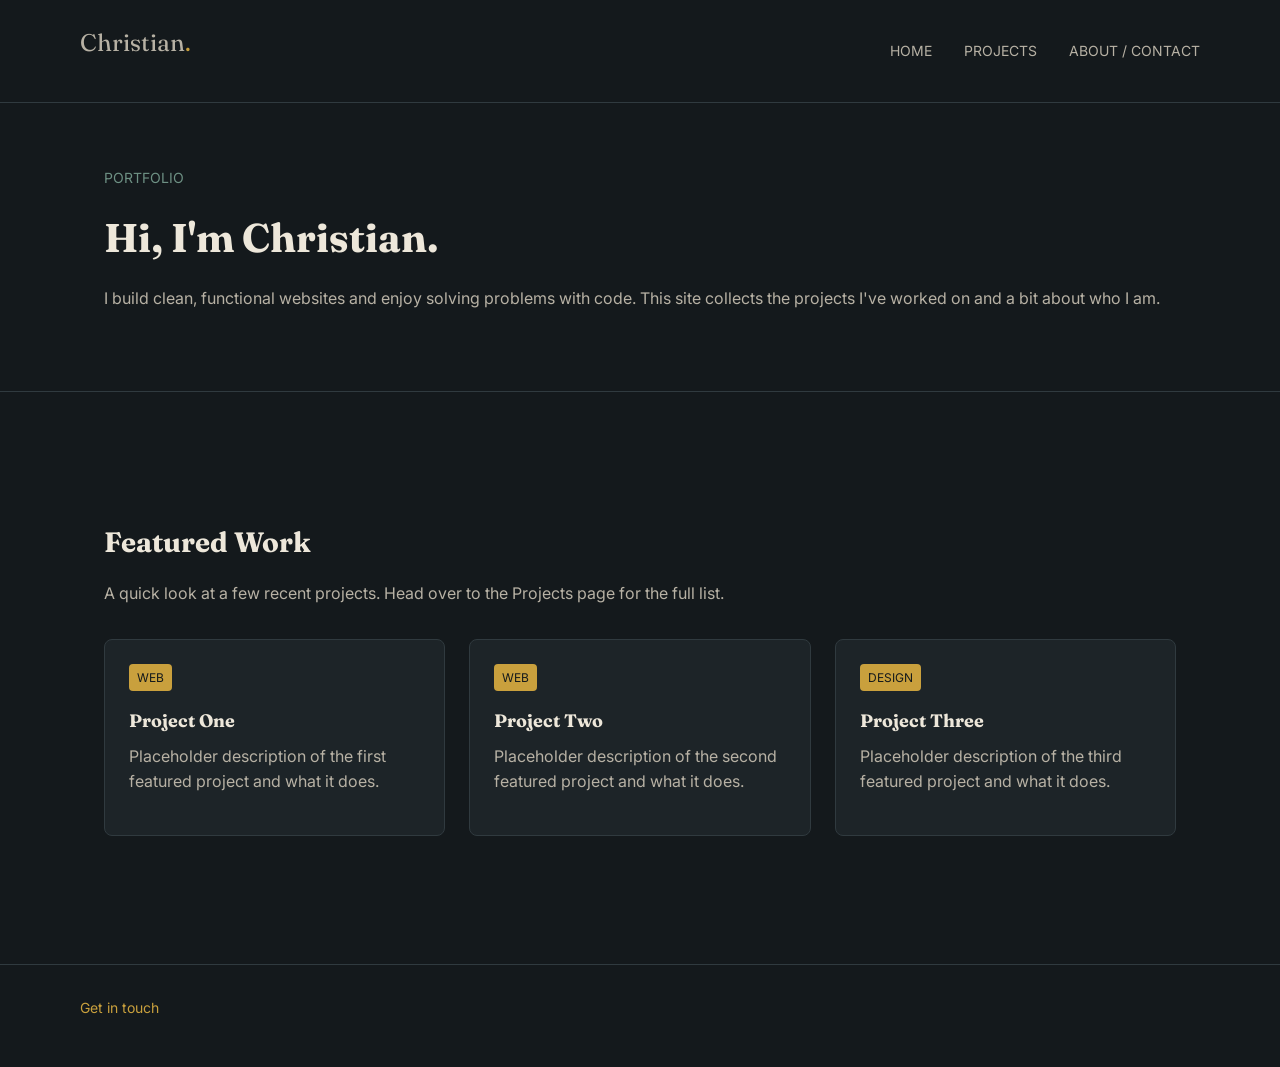
<file: index.html>
<!DOCTYPE html>
<html lang="en">
<head>
    <meta charset="UTF-8">
    <meta name="viewport" content="width=device-width, initial-scale=1.0">
    <title>Christian — Portfolio</title>
    <link rel="stylesheet" href="style.css">
</head>
 
<body>
    <header id="site-header">
        <div class="wrap">
            <p class="brand">Christian<span>.</span></p>
            <nav class="site-nav">
                <ul>
                    <li><a href="index.html" aria-current="page">Home</a></li>
                    <li><a href="projects.html">Projects</a></li>
                    <li><a href="about.html">About / Contact</a></li>
                </ul>
            </nav>
        </div>
    </header>
 
    <section class="hero">
        <div class="wrap">
            <p class="eyebrow">Portfolio</p>
            <h1>Hi, I'm Christian.</h1>
            <p>I build clean, functional websites and enjoy solving problems with code. This site collects the projects I've worked on and a bit about who I am.</p>
        </div>
    </section>
 
    <main>
        <div class="wrap">
            <section id="featured">
                <h2>Featured Work</h2>
                <p>A quick look at a few recent projects. Head over to the Projects page for the full list.</p>
                <div class="card-grid">
                    <div class="card">
                        <span class="tag">Web</span>
                        <h3>Project One</h3>
                        <p>Placeholder description of the first featured project and what it does.</p>
                    </div>
                    <div class="card">
                        <span class="tag">Web</span>
                        <h3>Project Two</h3>
                        <p>Placeholder description of the second featured project and what it does.</p>
                    </div>
                    <div class="card">
                        <span class="tag">Design</span>
                        <h3>Project Three</h3>
                        <p>Placeholder description of the third featured project and what it does.</p>
                    </div>
                </div>
            </section>
        </div>
    </main>
 
    <footer>
        <div class="wrap">
            <p><a href="about.html">Get in touch</a></p>
        </div>
    </footer>
</body>
</html>
</file>
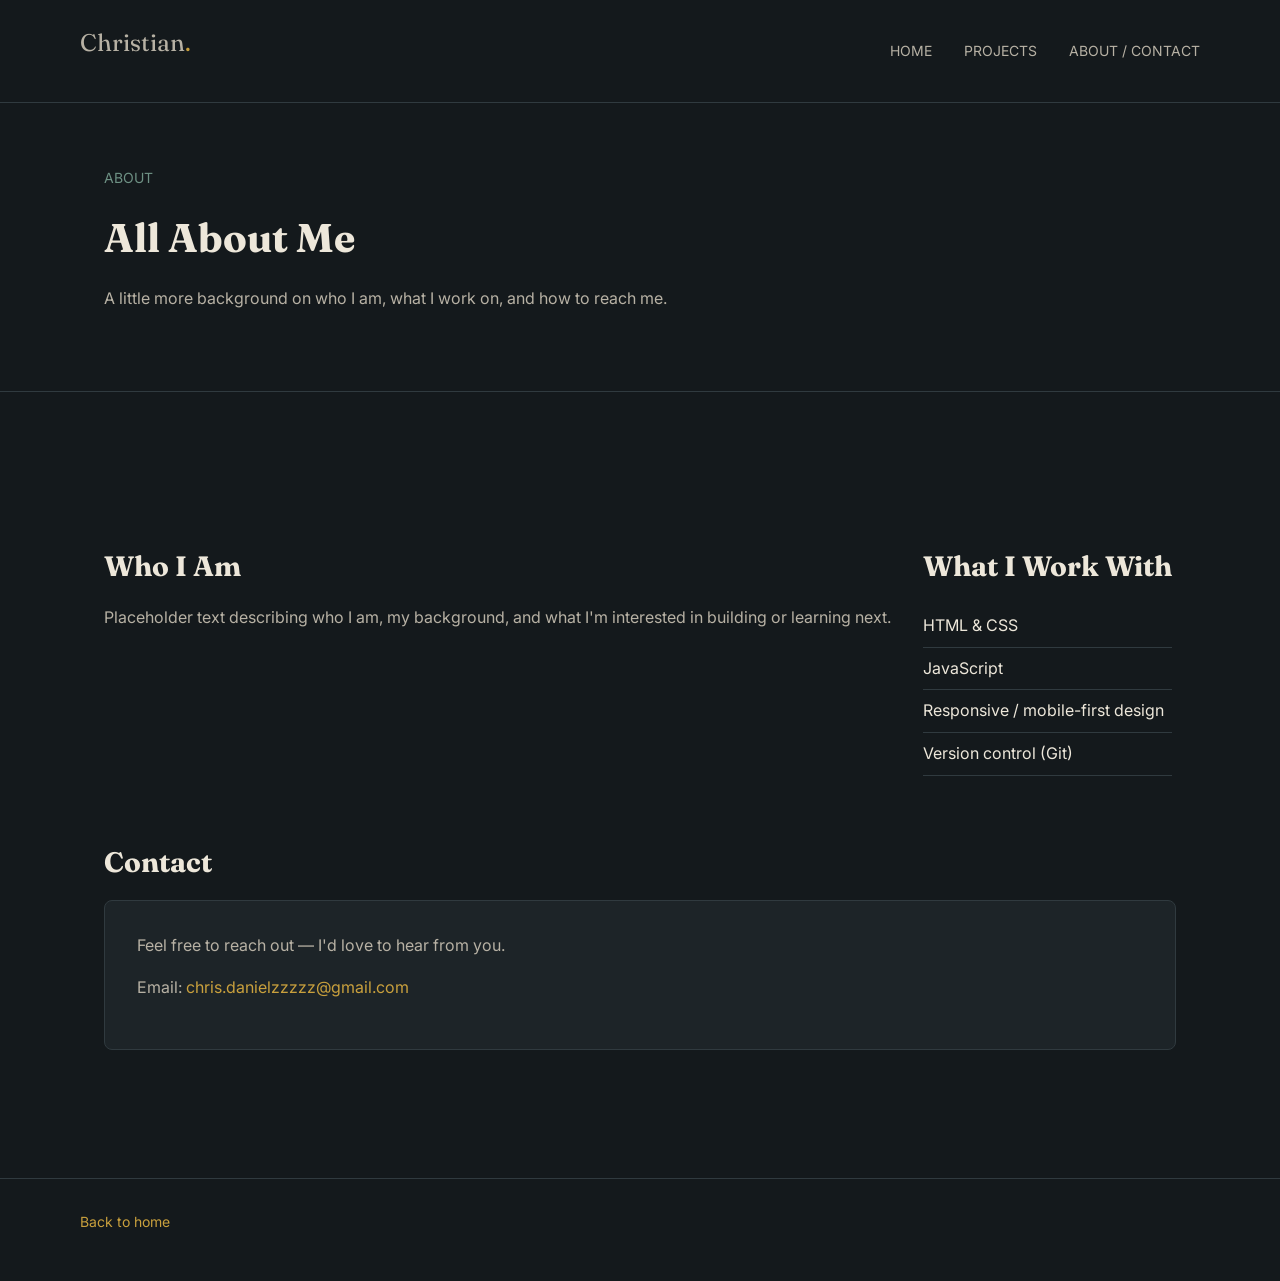
<file: about.html>
<!DOCTYPE html>
<html lang="en">
<head>
    <meta charset="UTF-8">
    <meta name="viewport" content="width=device-width, initial-scale=1.0">
    <title>Christian — About</title>
    <link rel="stylesheet" href="style.css">
</head>
 
<body>
    <header id="site-header">
        <div class="wrap">
            <p class="brand">Christian<span>.</span></p>
            <nav class="site-nav">
                <ul>
                    <li><a href="index.html">Home</a></li>
                    <li><a href="projects.html">Projects</a></li>
                    <li><a href="about.html" aria-current="page">About / Contact</a></li>
                </ul>
            </nav>
        </div>
    </header>
 
    <section class="hero">
        <div class="wrap">
            <p class="eyebrow">About</p>
            <h1>All About Me</h1>
            <p>A little more background on who I am, what I work on, and how to reach me.</p>
        </div>
    </section>
 
    <main>
        <div class="wrap">
            <section id="who-i-am">
                <div class="info-columns">
                    <div class="col">
                        <h2>Who I Am</h2>
                        <p>Placeholder text describing who I am, my background, and what I'm interested in building or learning next.</p>
                    </div>
                    <div class="col">
                        <h2>What I Work With</h2>
                        <ul class="skill-list">
                            <li>HTML &amp; CSS</li>
                            <li>JavaScript</li>
                            <li>Responsive / mobile-first design</li>
                            <li>Version control (Git)</li>
                        </ul>
                    </div>
                </div>
            </section>
 
            <section id="contact-section">
                <h2>Contact</h2>
                <div id="contact">
                    <p>Feel free to reach out — I'd love to hear from you.</p>
                    <p>Email: <a href="mailto:chris.danielzzzzz@gmail.com">chris.danielzzzzz@gmail.com</a></p>
                </div>
            </section>
        </div>
    </main>
 
    <footer>
        <div class="wrap">
            <p><a href="index.html">Back to home</a></p>
        </div>
    </footer>
</body>
</html>
</file>
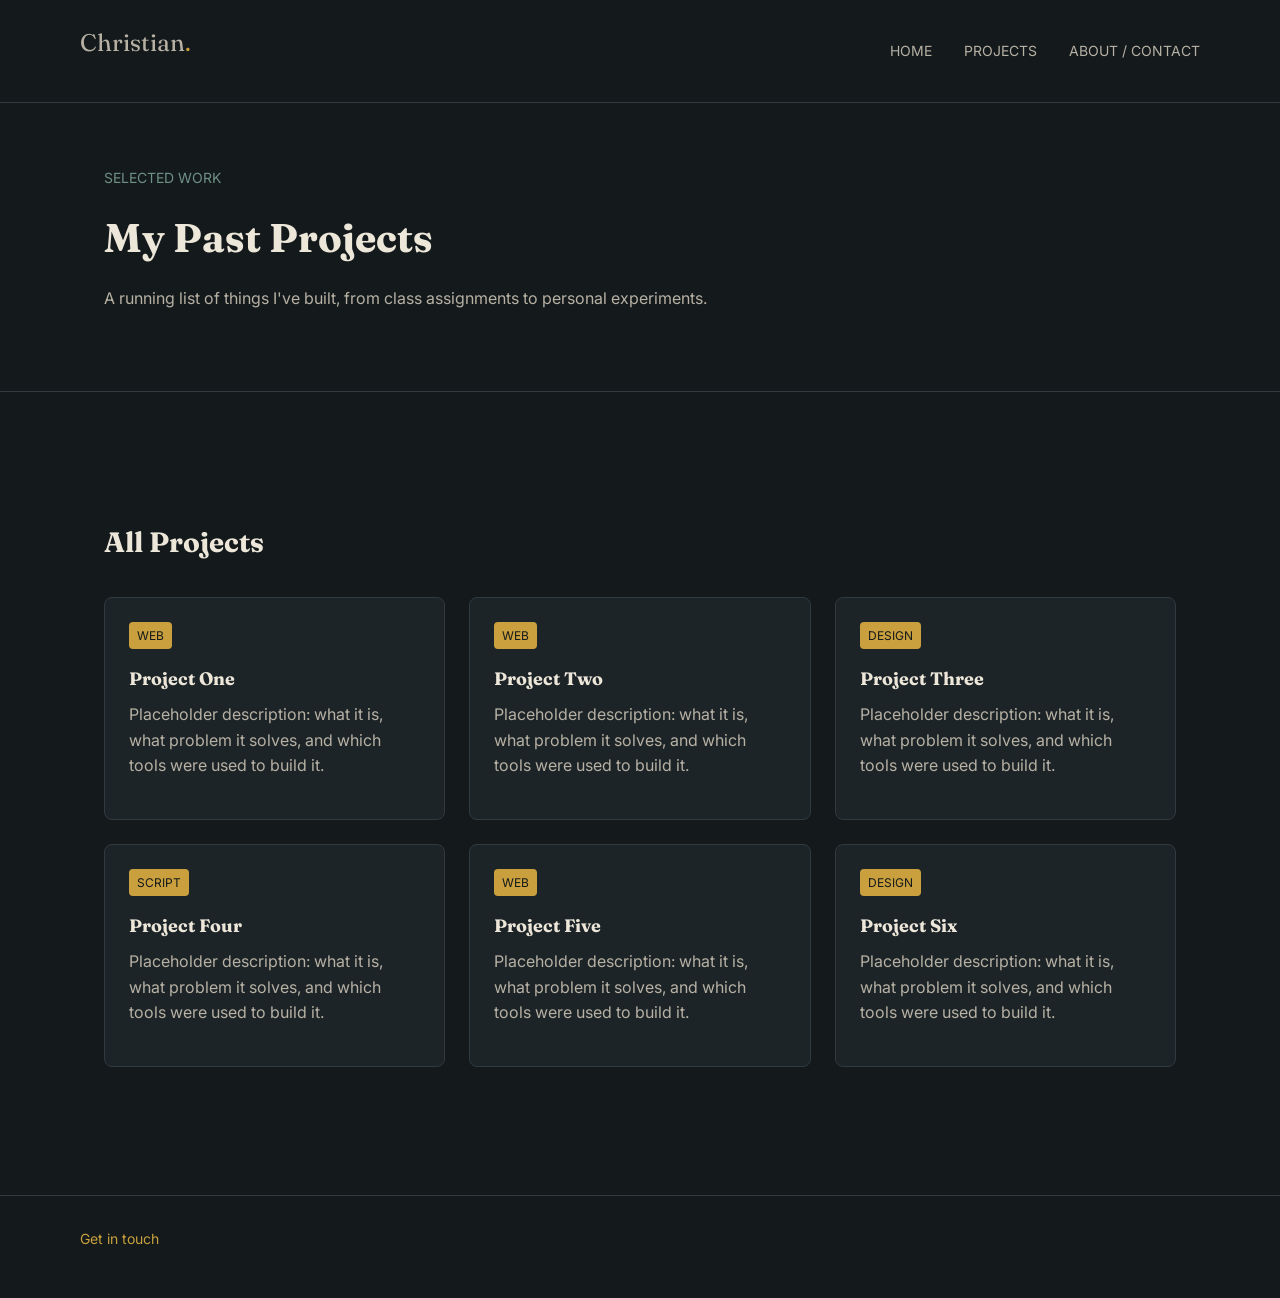
<file: projects.html>
<!DOCTYPE html>
<html lang="en">
<head>
    <meta charset="UTF-8">
    <meta name="viewport" content="width=device-width, initial-scale=1.0">
    <title>Christian — Projects</title>
    <link rel="stylesheet" href="style.css">
</head>
 
<body>
    <header id="site-header">
        <div class="wrap">
            <p class="brand">Christian<span>.</span></p>
            <nav class="site-nav">
                <ul>
                    <li><a href="index.html">Home</a></li>
                    <li><a href="projects.html" aria-current="page">Projects</a></li>
                    <li><a href="about.html">About / Contact</a></li>
                </ul>
            </nav>
        </div>
    </header>
 
    <section class="hero">
        <div class="wrap">
            <p class="eyebrow">Selected Work</p>
            <h1>My Past Projects</h1>
            <p>A running list of things I've built, from class assignments to personal experiments.</p>
        </div>
    </section>
 
    <main>
        <div class="wrap">
            <section id="all-projects">
                <h2>All Projects</h2>
                <div class="card-grid">
                    <div class="card">
                        <span class="tag">Web</span>
                        <h3>Project One</h3>
                        <p>Placeholder description: what it is, what problem it solves, and which tools were used to build it.</p>
                    </div>
                    <div class="card">
                        <span class="tag">Web</span>
                        <h3>Project Two</h3>
                        <p>Placeholder description: what it is, what problem it solves, and which tools were used to build it.</p>
                    </div>
                    <div class="card">
                        <span class="tag">Design</span>
                        <h3>Project Three</h3>
                        <p>Placeholder description: what it is, what problem it solves, and which tools were used to build it.</p>
                    </div>
                    <div class="card">
                        <span class="tag">Script</span>
                        <h3>Project Four</h3>
                        <p>Placeholder description: what it is, what problem it solves, and which tools were used to build it.</p>
                    </div>
                    <div class="card">
                        <span class="tag">Web</span>
                        <h3>Project Five</h3>
                        <p>Placeholder description: what it is, what problem it solves, and which tools were used to build it.</p>
                    </div>
                    <div class="card">
                        <span class="tag">Design</span>
                        <h3>Project Six</h3>
                        <p>Placeholder description: what it is, what problem it solves, and which tools were used to build it.</p>
                    </div>
                </div>
            </section>
        </div>
    </main>
 
    <footer>
        <div class="wrap">

            <p><a href="about.html">Get in touch</a></p>
        </div>
    </footer>
</body>
</html>
</file>
<file: style.css>
@import url('https://fonts.googleapis.com/css2?family=Fraunces:opsz,wght@9..144,400;9..144,500;9..144,600&family=Inter:wght@400;500;600&display=swap');
 
* {
  box-sizing: border-box;
  margin: 0;
  padding: 0;
}
 
body {
  background-color: #14191C;
  color: #EDE7DA;
  font-family: 'Inter', sans-serif;
  font-size: 16px;
  line-height: 1.6;
}
 
img {
  max-width: 100%;
}
 
a {
  color: #C9A03D;
  text-decoration: none;
}
 
a:hover {
  color: #6E9184;
}
 
h1, h2, h3 {
  font-family: 'Fraunces', serif;
  margin-bottom: 16px;
}
 
h1 { font-size: 40px; }
h2 { font-size: 28px; }
 
p {
  color: #B7B1A4;
  margin-bottom: 16px;
}
 
ul {
  list-style: none;
}
 
.wrap {
  max-width: 1120px;
  margin: 0 auto;
  padding: 0 24px;
}
 

header { border-bottom: 1px solid #303A3F; }
footer { border-top: 1px solid #303A3F; }
 
#site-header .wrap, footer .wrap {
  display: flex;
  justify-content: space-between;
  align-items: center;
  flex-wrap: wrap;
}
 
#site-header .wrap { padding: 24px 0; }
footer .wrap { padding: 32px 0; font-size: 14px; color: #B7B1A4; }
 
.brand { font-family: 'Fraunces', serif; font-size: 24px; }
.brand span { color: #C9A03D; }
 
nav.site-nav ul { display: flex; }
nav.site-nav li { margin-left: 32px; }
nav.site-nav a { text-transform: uppercase; font-size: 14px; color: #B7B1A4; }
nav.site-nav a:hover { color: #EDE7DA; }
 

.hero { padding: 64px 0; border-bottom: 1px solid #303A3F; }
.eyebrow { display: block; text-transform: uppercase; color: #6E9184; font-size: 14px; margin-bottom: 16px; }
 
main { padding: 64px 0; }
section { margin-bottom: 64px; }
 

.card-grid { display: grid; grid-template-columns: 1fr; gap: 24px; margin-top: 32px; }
.card { background-color: #1D2428; border: 1px solid #303A3F; border-radius: 8px; padding: 24px; }
.card h3 { font-size: 18px; margin-bottom: 8px; }
.card .tag { display: inline-block; background-color: #C9A03D; color: #14191C; font-size: 12px; text-transform: uppercase; padding: 4px 8px; border-radius: 4px; margin-bottom: 16px; }
 

.info-columns { display: flex; flex-direction: column; gap: 32px; margin-top: 24px; }
#contact { background-color: #1D2428; border: 1px solid #303A3F; border-radius: 8px; padding: 32px; }
.skill-list li { padding: 8px 0; border-bottom: 1px solid #303A3F; }
 

@media screen and (min-width: 768px) {
  .card-grid { grid-template-columns: 1fr 1fr; }
  .info-columns { flex-direction: row; }
}
 
@media screen and (min-width: 1200px) {
  .card-grid { grid-template-columns: 1fr 1fr 1fr; }
}
</file>
